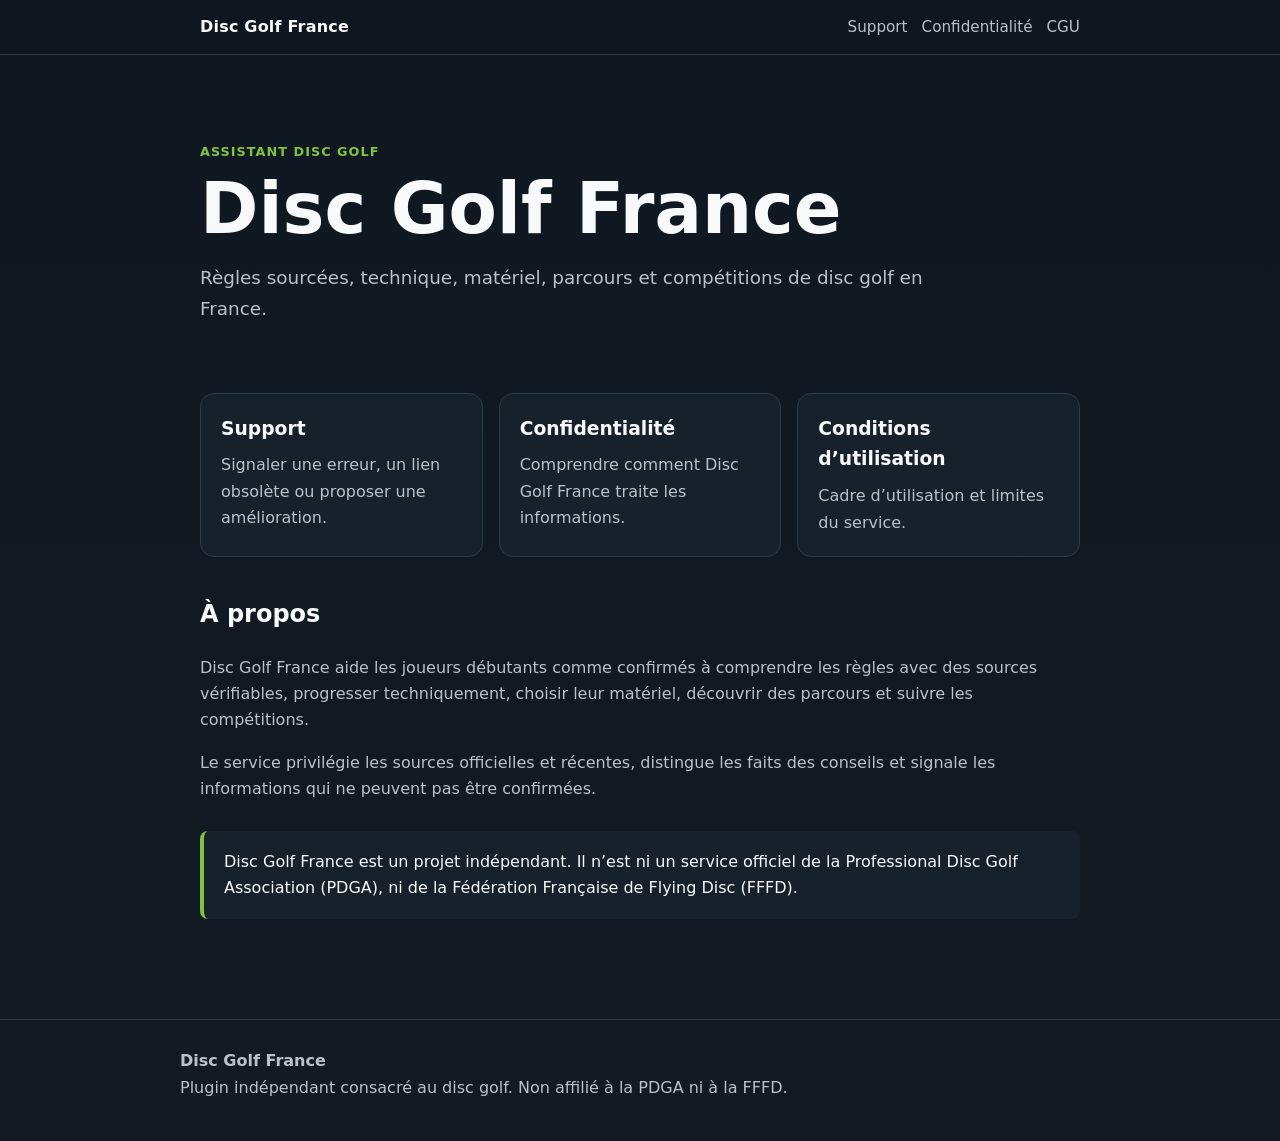
<file: index.html>
<!doctype html>
<html lang="fr">
<head>
  <meta charset="utf-8">
  <meta name="viewport" content="width=device-width, initial-scale=1">
  <title>Disc Golf France</title>
  <meta name="description" content="Règles sourcées, technique, matériel, parcours et compétitions de disc golf en France.">
  <link rel="stylesheet" href="style.css">
</head>
<body>

<header class="site-header">
  <nav class="nav">
    <a class="brand" href="index.html">Disc Golf France</a>
    <div class="nav-links">
      <a href="support.html">Support</a>
      <a href="privacy.html">Confidentialité</a>
      <a href="terms.html">CGU</a>
    </div>
  </nav>
</header>

<main>
  <section class="hero">
    <div class="eyebrow">Assistant disc golf</div>
    <h1>Disc Golf France</h1>
    <p class="lead">Règles sourcées, technique, matériel, parcours et compétitions de disc golf en France.</p>
  </section>

  <div class="card-grid">
    <a class="card" href="support.html">
      <h3>Support</h3>
      <p>Signaler une erreur, un lien obsolète ou proposer une amélioration.</p>
    </a>
    <a class="card" href="privacy.html">
      <h3>Confidentialité</h3>
      <p>Comprendre comment Disc Golf France traite les informations.</p>
    </a>
    <a class="card" href="terms.html">
      <h3>Conditions d’utilisation</h3>
      <p>Cadre d’utilisation et limites du service.</p>
    </a>
  </div>

  <section>
    <h2>À propos</h2>
    <p>Disc Golf France aide les joueurs débutants comme confirmés à comprendre les règles avec des sources vérifiables, progresser techniquement, choisir leur matériel, découvrir des parcours et suivre les compétitions.</p>
    <p>Le service privilégie les sources officielles et récentes, distingue les faits des conseils et signale les informations qui ne peuvent pas être confirmées.</p>
  </section>

  <div class="notice">
    Disc Golf France est un projet indépendant. Il n’est ni un service officiel de la Professional Disc Golf Association (PDGA), ni de la Fédération Française de Flying Disc (FFFD).
  </div>
</main>

<footer>
  <div class="footer-inner">
    <strong>Disc Golf France</strong><br>
    Plugin indépendant consacré au disc golf. Non affilié à la PDGA ni à la FFFD.
  </div>
</footer>

</body>
</html>
</file>
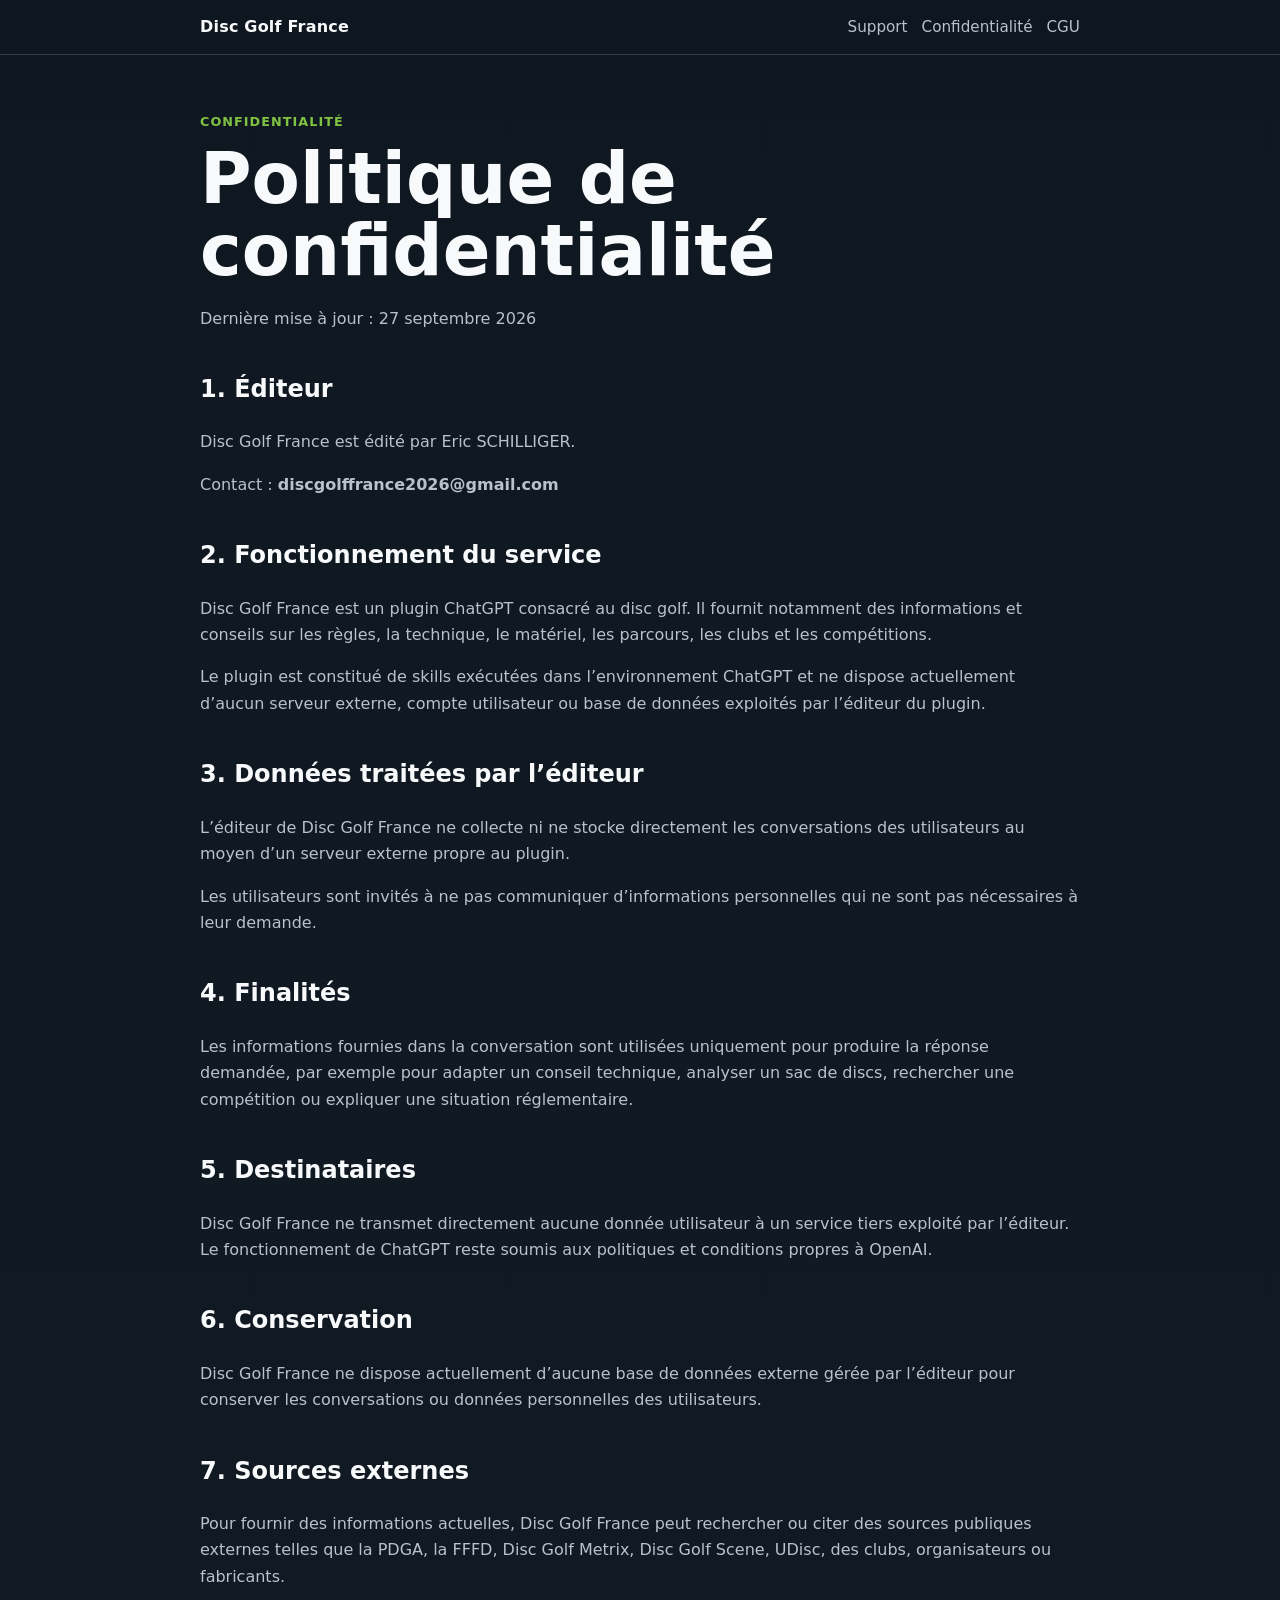
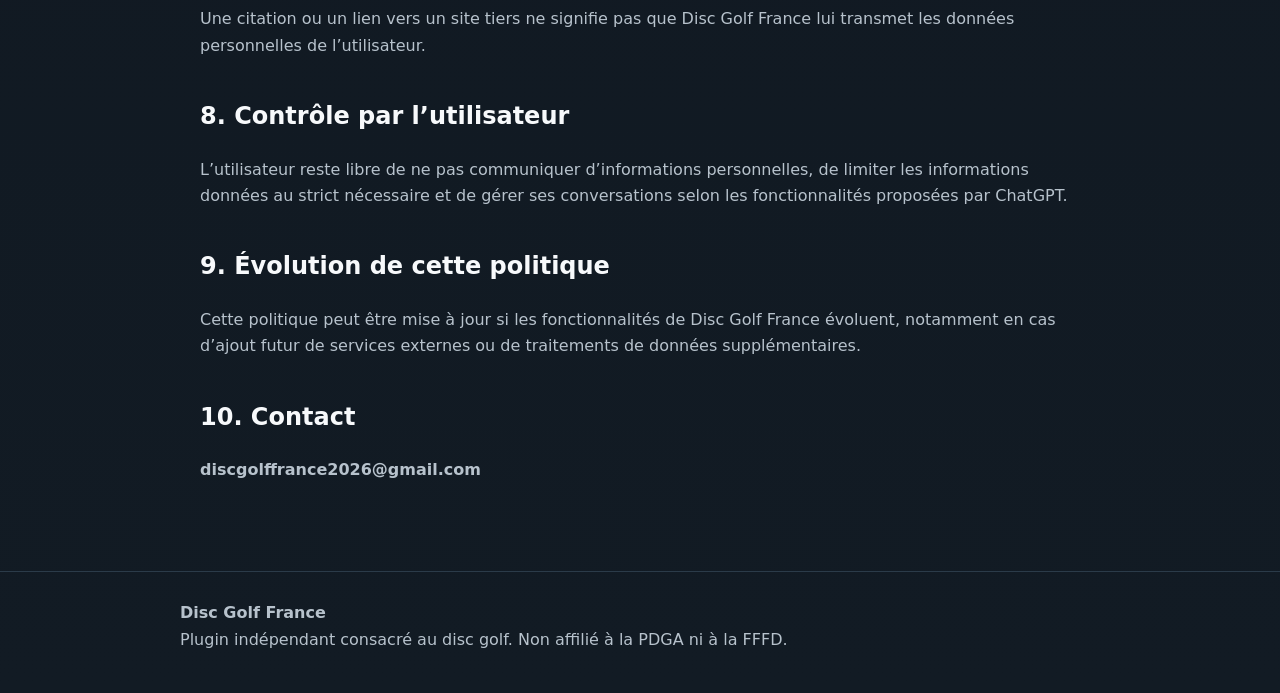
<file: privacy.html>
<!doctype html>
<html lang="fr">
<head>
  <meta charset="utf-8">
  <meta name="viewport" content="width=device-width, initial-scale=1">
  <title>Politique de confidentialité — Disc Golf France</title>
  <meta name="description" content="Politique de confidentialité de Disc Golf France.">
  <link rel="stylesheet" href="style.css">
</head>
<body>

<header class="site-header">
  <nav class="nav">
    <a class="brand" href="index.html">Disc Golf France</a>
    <div class="nav-links">
      <a href="support.html">Support</a>
      <a href="privacy.html">Confidentialité</a>
      <a href="terms.html">CGU</a>
    </div>
  </nav>
</header>

<main>
  <div class="eyebrow">Confidentialité</div>
  <h1>Politique de confidentialité</h1>
  <p>Dernière mise à jour : 27 septembre 2026</p>

  <h2>1. Éditeur</h2>
  <p>Disc Golf France est édité par Eric SCHILLIGER.</p>
  <p>Contact : <strong>discgolffrance2026@gmail.com</strong></p>

  <h2>2. Fonctionnement du service</h2>
  <p>Disc Golf France est un plugin ChatGPT consacré au disc golf. Il fournit notamment des informations et conseils sur les règles, la technique, le matériel, les parcours, les clubs et les compétitions.</p>
  <p>Le plugin est constitué de skills exécutées dans l’environnement ChatGPT et ne dispose actuellement d’aucun serveur externe, compte utilisateur ou base de données exploités par l’éditeur du plugin.</p>

  <h2>3. Données traitées par l’éditeur</h2>
  <p>L’éditeur de Disc Golf France ne collecte ni ne stocke directement les conversations des utilisateurs au moyen d’un serveur externe propre au plugin.</p>
  <p>Les utilisateurs sont invités à ne pas communiquer d’informations personnelles qui ne sont pas nécessaires à leur demande.</p>

  <h2>4. Finalités</h2>
  <p>Les informations fournies dans la conversation sont utilisées uniquement pour produire la réponse demandée, par exemple pour adapter un conseil technique, analyser un sac de discs, rechercher une compétition ou expliquer une situation réglementaire.</p>

  <h2>5. Destinataires</h2>
  <p>Disc Golf France ne transmet directement aucune donnée utilisateur à un service tiers exploité par l’éditeur. Le fonctionnement de ChatGPT reste soumis aux politiques et conditions propres à OpenAI.</p>

  <h2>6. Conservation</h2>
  <p>Disc Golf France ne dispose actuellement d’aucune base de données externe gérée par l’éditeur pour conserver les conversations ou données personnelles des utilisateurs.</p>

  <h2>7. Sources externes</h2>
  <p>Pour fournir des informations actuelles, Disc Golf France peut rechercher ou citer des sources publiques externes telles que la PDGA, la FFFD, Disc Golf Metrix, Disc Golf Scene, UDisc, des clubs, organisateurs ou fabricants.</p>
  <p>Une citation ou un lien vers un site tiers ne signifie pas que Disc Golf France lui transmet les données personnelles de l’utilisateur.</p>

  <h2>8. Contrôle par l’utilisateur</h2>
  <p>L’utilisateur reste libre de ne pas communiquer d’informations personnelles, de limiter les informations données au strict nécessaire et de gérer ses conversations selon les fonctionnalités proposées par ChatGPT.</p>

  <h2>9. Évolution de cette politique</h2>
  <p>Cette politique peut être mise à jour si les fonctionnalités de Disc Golf France évoluent, notamment en cas d’ajout futur de services externes ou de traitements de données supplémentaires.</p>

  <h2>10. Contact</h2>
  <p><strong>discgolffrance2026@gmail.com</strong></p>
</main>

<footer>
  <div class="footer-inner">
    <strong>Disc Golf France</strong><br>
    Plugin indépendant consacré au disc golf. Non affilié à la PDGA ni à la FFFD.
  </div>
</footer>

</body>
</html>
</file>
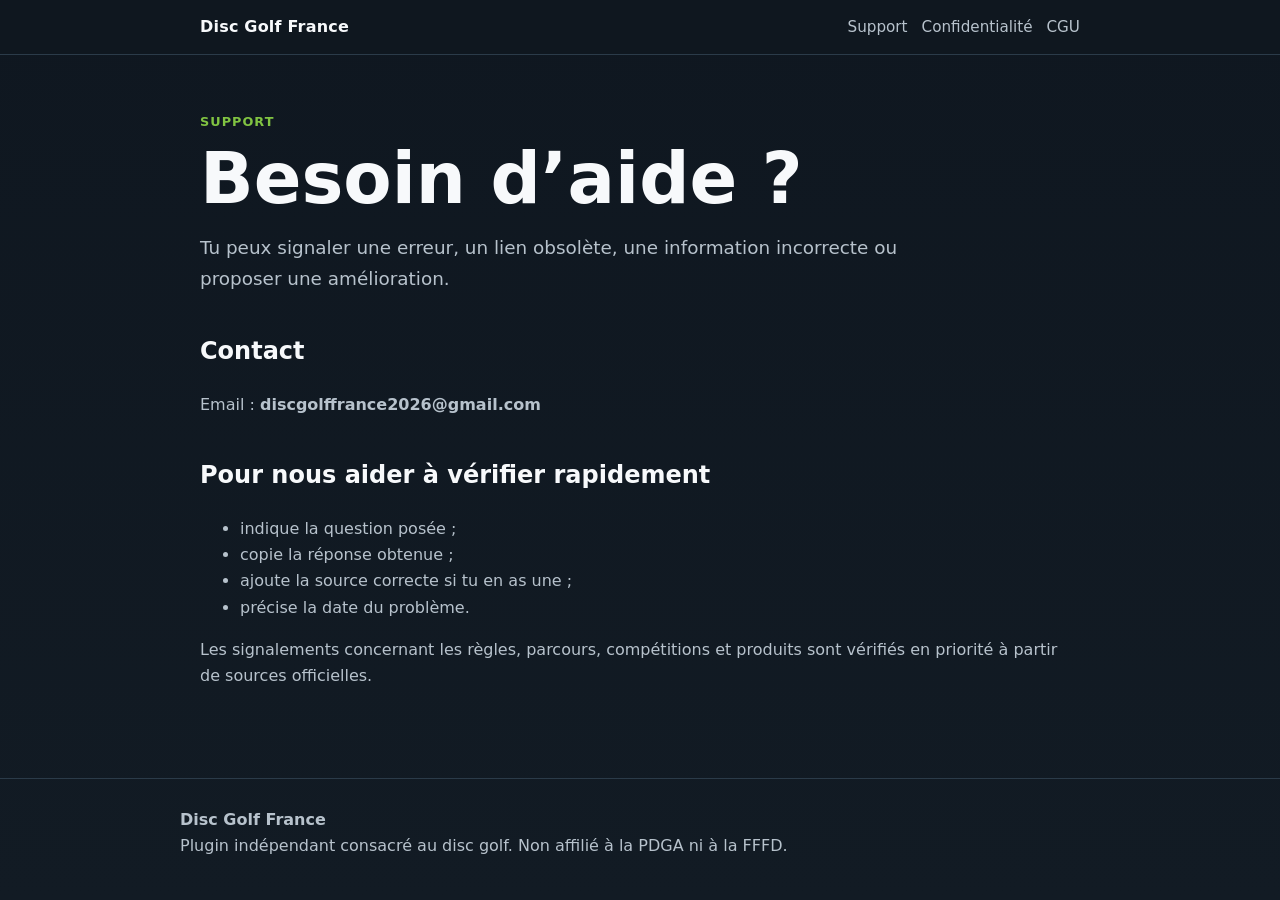
<file: support.html>
<!doctype html>
<html lang="fr">
<head>
  <meta charset="utf-8">
  <meta name="viewport" content="width=device-width, initial-scale=1">
  <title>Support — Disc Golf France</title>
  <meta name="description" content="Support et contact pour Disc Golf France.">
  <link rel="stylesheet" href="style.css">
</head>
<body>

<header class="site-header">
  <nav class="nav">
    <a class="brand" href="index.html">Disc Golf France</a>
    <div class="nav-links">
      <a href="support.html">Support</a>
      <a href="privacy.html">Confidentialité</a>
      <a href="terms.html">CGU</a>
    </div>
  </nav>
</header>

<main>
  <div class="eyebrow">Support</div>
  <h1>Besoin d’aide ?</h1>
  <p class="lead">Tu peux signaler une erreur, un lien obsolète, une information incorrecte ou proposer une amélioration.</p>

  <h2>Contact</h2>
  <p>Email : <strong>discgolffrance2026@gmail.com</strong></p>

  <h2>Pour nous aider à vérifier rapidement</h2>
  <ul>
    <li>indique la question posée ;</li>
    <li>copie la réponse obtenue ;</li>
    <li>ajoute la source correcte si tu en as une ;</li>
    <li>précise la date du problème.</li>
  </ul>

  <p>Les signalements concernant les règles, parcours, compétitions et produits sont vérifiés en priorité à partir de sources officielles.</p>
</main>

<footer>
  <div class="footer-inner">
    <strong>Disc Golf France</strong><br>
    Plugin indépendant consacré au disc golf. Non affilié à la PDGA ni à la FFFD.
  </div>
</footer>

</body>
</html>
</file>
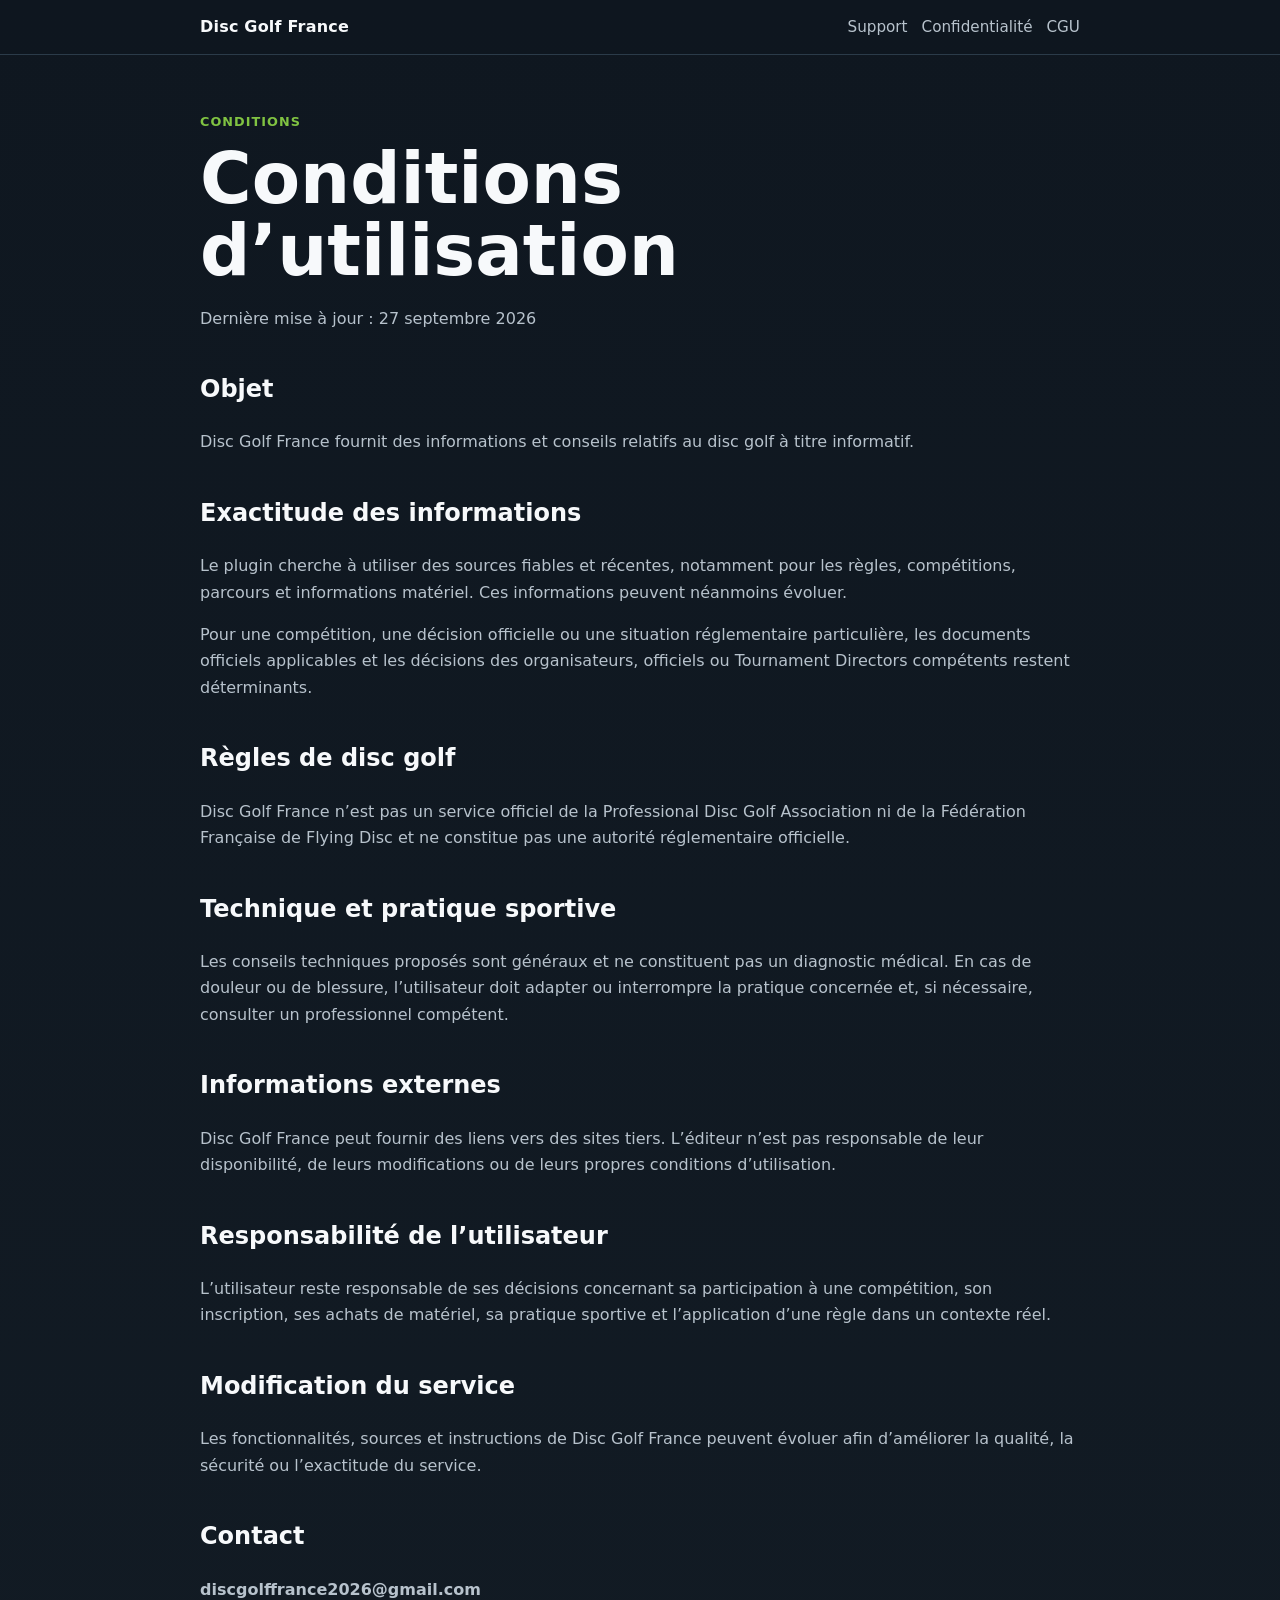
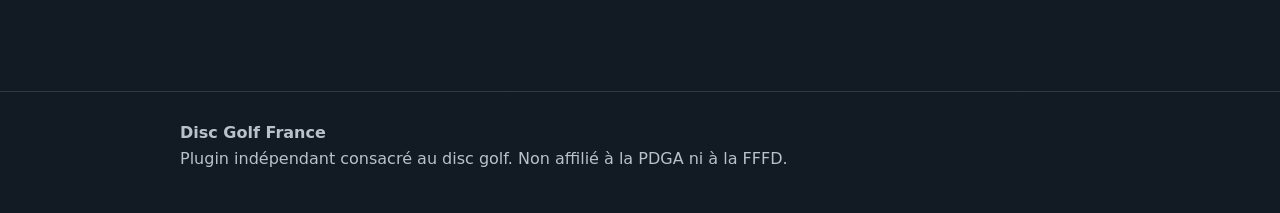
<file: terms.html>
<!doctype html>
<html lang="fr">
<head>
  <meta charset="utf-8">
  <meta name="viewport" content="width=device-width, initial-scale=1">
  <title>Conditions d’utilisation — Disc Golf France</title>
  <meta name="description" content="Conditions d’utilisation de Disc Golf France.">
  <link rel="stylesheet" href="style.css">
</head>
<body>

<header class="site-header">
  <nav class="nav">
    <a class="brand" href="index.html">Disc Golf France</a>
    <div class="nav-links">
      <a href="support.html">Support</a>
      <a href="privacy.html">Confidentialité</a>
      <a href="terms.html">CGU</a>
    </div>
  </nav>
</header>

<main>
  <div class="eyebrow">Conditions</div>
  <h1>Conditions d’utilisation</h1>
  <p>Dernière mise à jour : 27 septembre 2026</p>

  <h2>Objet</h2>
  <p>Disc Golf France fournit des informations et conseils relatifs au disc golf à titre informatif.</p>

  <h2>Exactitude des informations</h2>
  <p>Le plugin cherche à utiliser des sources fiables et récentes, notamment pour les règles, compétitions, parcours et informations matériel. Ces informations peuvent néanmoins évoluer.</p>
  <p>Pour une compétition, une décision officielle ou une situation réglementaire particulière, les documents officiels applicables et les décisions des organisateurs, officiels ou Tournament Directors compétents restent déterminants.</p>

  <h2>Règles de disc golf</h2>
  <p>Disc Golf France n’est pas un service officiel de la Professional Disc Golf Association ni de la Fédération Française de Flying Disc et ne constitue pas une autorité réglementaire officielle.</p>

  <h2>Technique et pratique sportive</h2>
  <p>Les conseils techniques proposés sont généraux et ne constituent pas un diagnostic médical. En cas de douleur ou de blessure, l’utilisateur doit adapter ou interrompre la pratique concernée et, si nécessaire, consulter un professionnel compétent.</p>

  <h2>Informations externes</h2>
  <p>Disc Golf France peut fournir des liens vers des sites tiers. L’éditeur n’est pas responsable de leur disponibilité, de leurs modifications ou de leurs propres conditions d’utilisation.</p>

  <h2>Responsabilité de l’utilisateur</h2>
  <p>L’utilisateur reste responsable de ses décisions concernant sa participation à une compétition, son inscription, ses achats de matériel, sa pratique sportive et l’application d’une règle dans un contexte réel.</p>

  <h2>Modification du service</h2>
  <p>Les fonctionnalités, sources et instructions de Disc Golf France peuvent évoluer afin d’améliorer la qualité, la sécurité ou l’exactitude du service.</p>

  <h2>Contact</h2>
  <p><strong>discgolffrance2026@gmail.com</strong></p>
</main>

<footer>
  <div class="footer-inner">
    <strong>Disc Golf France</strong><br>
    Plugin indépendant consacré au disc golf. Non affilié à la PDGA ni à la FFFD.
  </div>
</footer>

</body>
</html>
</file>
<file: style.css>
:root {
  --bg: #0f1720;
  --panel: #17212b;
  --text: #f7f9fb;
  --muted: #b7c2cc;
  --accent: #80c342;
  --accent-2: #d7f4bd;
  --border: #2b3b49;
  --max: 920px;
}

* { box-sizing: border-box; }

html { scroll-behavior: smooth; }

body {
  margin: 0;
  font-family: Inter, ui-sans-serif, system-ui, -apple-system, BlinkMacSystemFont, "Segoe UI", sans-serif;
  background: linear-gradient(180deg, #0f1720 0%, #121b24 100%);
  color: var(--text);
  line-height: 1.65;
}

a { color: var(--accent-2); }
a:hover { color: var(--accent); }

.site-header {
  border-bottom: 1px solid var(--border);
  background: rgba(15, 23, 32, .96);
  position: sticky;
  top: 0;
  z-index: 10;
}

.nav {
  max-width: var(--max);
  margin: 0 auto;
  padding: 14px 20px;
  display: flex;
  gap: 18px;
  align-items: center;
  justify-content: space-between;
  flex-wrap: wrap;
}

.brand {
  color: var(--text);
  text-decoration: none;
  font-weight: 800;
  letter-spacing: .2px;
}

.nav-links {
  display: flex;
  gap: 14px;
  flex-wrap: wrap;
}

.nav-links a {
  color: var(--muted);
  text-decoration: none;
  font-size: .95rem;
}

.nav-links a:hover { color: var(--text); }

main {
  max-width: var(--max);
  margin: 0 auto;
  padding: 56px 20px 72px;
}

.hero {
  padding: 30px 0 20px;
}

.eyebrow {
  color: var(--accent);
  font-weight: 800;
  text-transform: uppercase;
  letter-spacing: .08em;
  font-size: .8rem;
}

h1 {
  font-size: clamp(2.2rem, 6vw, 4.4rem);
  line-height: 1.03;
  margin: 10px 0 18px;
}

h2 {
  margin-top: 38px;
  font-size: 1.5rem;
}

p, li { color: var(--muted); }

.lead {
  font-size: 1.15rem;
  max-width: 760px;
}

.card-grid {
  display: grid;
  grid-template-columns: repeat(auto-fit, minmax(230px, 1fr));
  gap: 16px;
  margin: 30px 0;
}

.card {
  display: block;
  background: var(--panel);
  border: 1px solid var(--border);
  border-radius: 14px;
  padding: 20px;
  text-decoration: none;
}

.card h3 {
  color: var(--text);
  margin: 0 0 8px;
}

.card p { margin: 0; }

.notice {
  margin: 28px 0;
  padding: 18px 20px;
  border-left: 4px solid var(--accent);
  background: var(--panel);
  border-radius: 8px;
}

footer {
  border-top: 1px solid var(--border);
  padding: 28px 20px 40px;
  color: var(--muted);
}

.footer-inner {
  max-width: var(--max);
  margin: 0 auto;
}

code {
  background: #0a1118;
  border: 1px solid var(--border);
  padding: 2px 6px;
  border-radius: 6px;
  color: #e6eef5;
}
</file>
